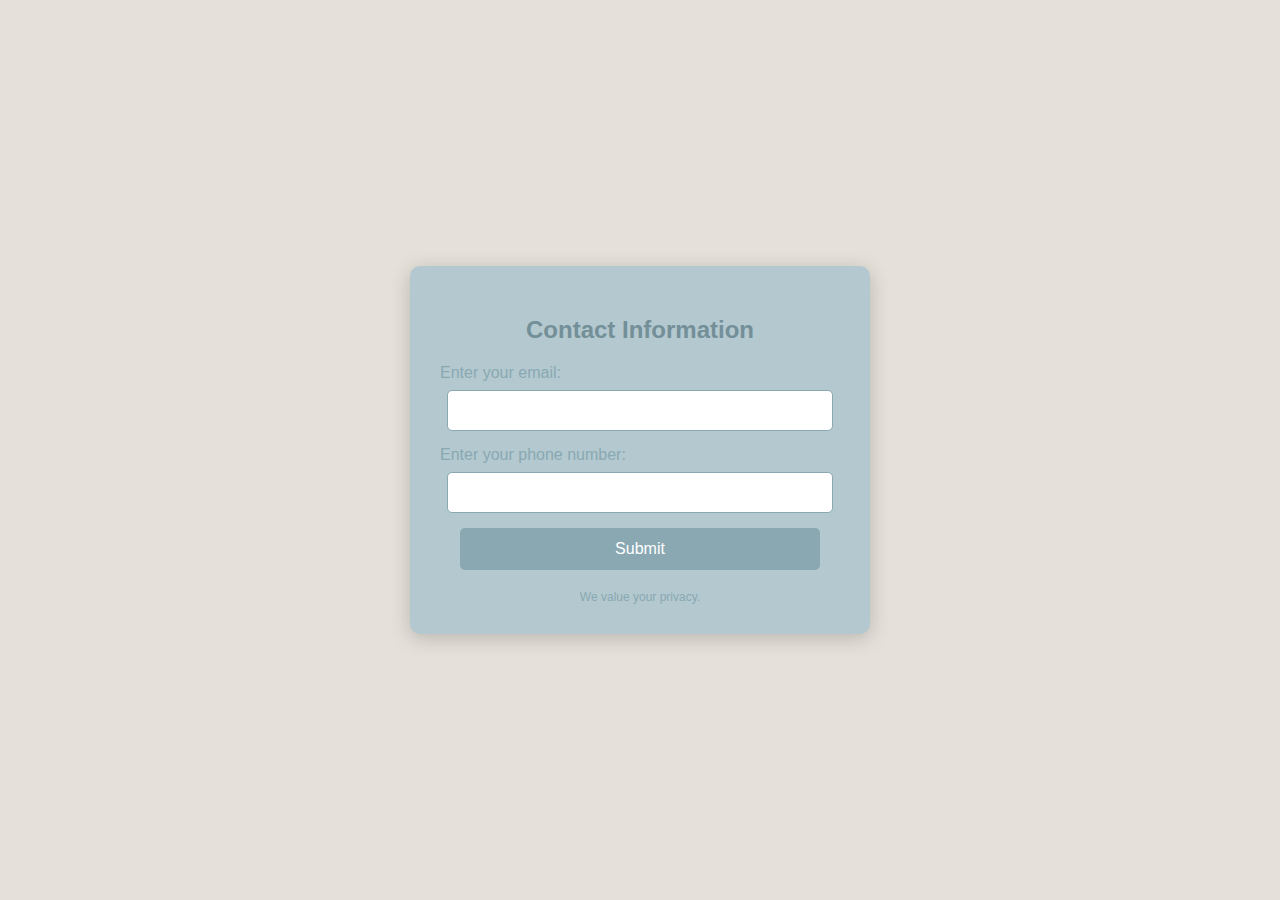
<file: forgotPass.html>
<!DOCTYPE html>
<html lang="en">
<head>
    <meta charset="UTF-8">
    <meta name="viewport" content="width=device-width, initial-scale=1.0">
    <title>Contact Information Form</title>
    <style>
        body {
            font-family: Arial, sans-serif;
            background-color: #E5E1DA; /* Light background color */
            margin: 0;
            padding: 0;
            display: flex;
            justify-content: center;
            align-items: center;
            height: 100vh; /* Full viewport height */
        }
        .container {
            max-width: 400px;
            width: 100%;
            background: #B3C8CF; /* Medium background color for the form */
            padding: 30px;
            border-radius: 10px;
            box-shadow: 0 4px 20px rgba(0, 0, 0, 0.2);
            text-align: center; /* Center text */
        }
        h2 {
            color: #738f98; /* Darker color for the heading */
            margin-bottom: 20px;
        }
        form {
            display: flex;
            flex-direction: column; /* Stack elements vertically */
            align-items: center; /* Center elements horizontally */
        }
        label {
            display: block;
            margin-bottom: 8px;
            color: #89A8B2; /* Darker color for labels */
            text-align: left; /* Align labels to the left */
            width: 100%; /* Make labels full width */
        }
        input[type="email"],
        input[type="tel"] {
            width: 90%; /* Set input width */
            padding: 12px;
            margin-bottom: 15px;
            border: 1px solid #89A8B2; /* Border color */
            border-radius: 5px;
            transition: border-color 0.3s;
        }
        input[type="email"]:focus,
        input[type="tel"]:focus {
            border-color: #B3C8CF; /* Change border color on focus */
            outline: none; /* Remove default outline */
        }
        input[type="submit"] {
            background-color: #89A8B2; /* Button background color */
            color: white;
            border: none;
            padding: 12px;
            border-radius: 5px;
            cursor: pointer;
            width: 90%; /* Set button width */
            font-size: 16px;
            transition: background-color 0.3s;
        }
        input[type="submit"]:hover {
            background-color: #90a2a9; /* Button hover color */
        }
        .footer {
            margin-top: 20px;
            font-size: 12px;
            color: #89A8B2; /* Footer text color */
        }
    </style>
</head>
<body>

<div class="container">
    <h2>Contact Information</h2>
    <form>
        <label for="email">Enter your email:</label>
        <input type="email" id="email" name="email" required>

        <label for="phone">Enter your phone number:</label>
        <input type="tel" id="phone" name="phone" required>

        <input type="submit" value="Submit">
    </form>
    <div class="footer">We value your privacy.</div>
</div>

</body>
<script src="./js/signup.js"></script>
</html>
</file>
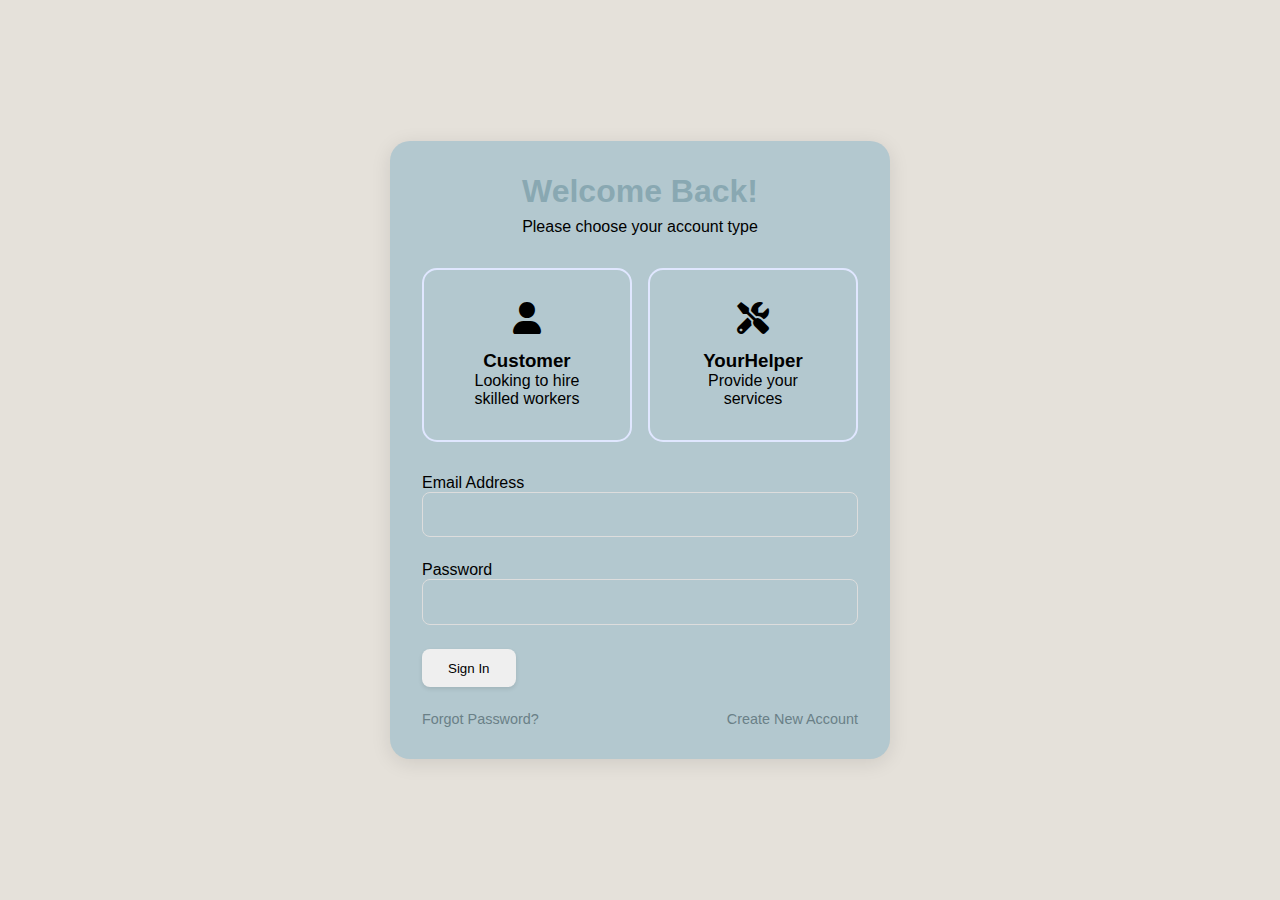
<file: login.html>
<!DOCTYPE html>
<html lang="en">
<head>
    <meta charset="UTF-8">
    <meta name="viewport" content="width=device-width, initial-scale=1.0">
    <title>YourHelpers - Login</title>
    <link rel="stylesheet" href="css/style.css">
    <link rel="stylesheet" href="https://cdnjs.cloudflare.com/ajax/libs/font-awesome/6.0.0/css/all.min.css">
</head>
<body class="login-page">
    <div class="login-container">
        <div class="login-header">
            <h1>Welcome Back!</h1>
            <p>Please choose your account type</p>
        </div>

        <div class="user-type-selector">
            <div class="user-card" data-type="customer">
                <i class="fas fa-user"></i>
                <h3>Customer</h3>
                <p>Looking to hire skilled workers</p>
            </div>
            
            <div class="user-card" data-type="labour">
                <i class="fas fa-tools"></i>
                <h3>YourHelper</h3>
                <p>Provide your services</p>
            </div>
        </div>

        <form class="login-form" id="loginForm">
            <input type="hidden" id="userType" name="userType" value="customer">
            
            <div class="form-group">
                <label>Email Address</label>
                <input type="email" name="email" required>
            </div>

            <div class="form-group">
                <label>Password</label>
                <input type="password" name="password" required>
            </div>

            <button type="submit" class="btn primary-btn">Sign In</button>

            <div class="login-links">
                <a href="forgotPass.html">Forgot Password?</a>
                <a href="signup.html">Create New Account</a>
            </div>
        </form>
    </div>

    <script src="js/script.js"></script>
</body>
</html>
</file>
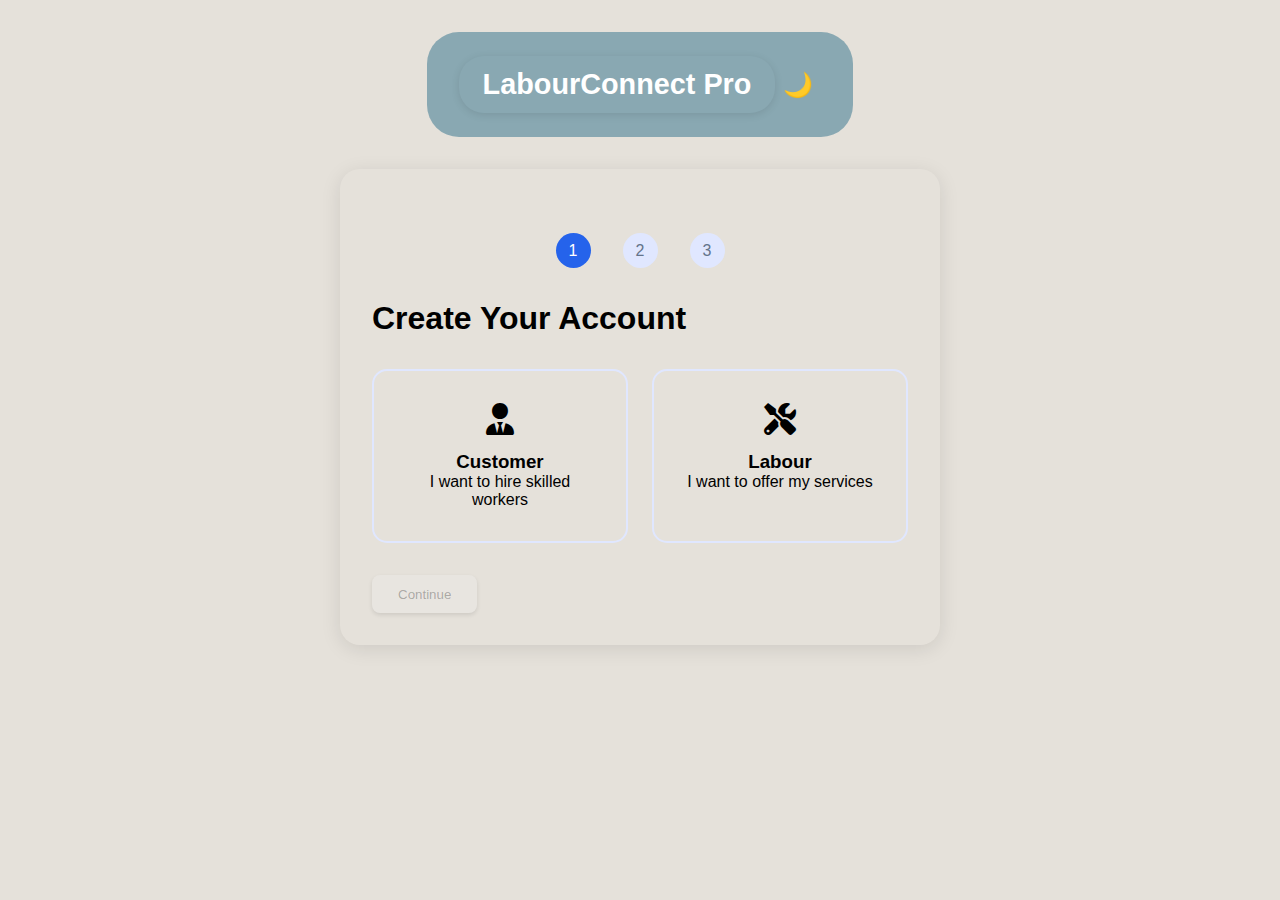
<file: signup.html>
<!DOCTYPE html>
<html lang="en">
<head>
    <meta charset="UTF-8">
    <meta name="viewport" content="width=device-width, initial-scale=1.0">
    <title>Sign Up - LabourConnect Pro</title>
    <link rel="stylesheet" href="css/style.css">
    <link rel="stylesheet" href="https://cdnjs.cloudflare.com/ajax/libs/font-awesome/6.0.0/css/all.min.css">
</head>
<body class="signup-flow">
    <header class="as-header">
        <nav class="nav-container">
            <div class="logo">LabourConnect Pro</div>
            <div class="nav-right">
                <button id="themeToggle" class="theme-toggle">🌙</button>
            </div>
        </nav>
    </header>

    <div class="signup-container">
        <!-- Progress Indicator -->
        <div class="progress-bar">
            <div class="progress-step active" data-step="1">1</div>
            <div class="progress-step" data-step="2">2</div>
            <div class="progress-step" data-step="3">3</div>
        </div>

        <!-- Step 1: Account Type -->
        <div class="step active" data-step="1">
            <h1>Create Your Account</h1>
            <div class="user-type-grid">
                <div class="user-card" data-type="customer">
                    <i class="fas fa-user-tie"></i>
                    <h3>Customer</h3>
                    <p>I want to hire skilled workers</p>
                </div>
                <div class="user-card" data-type="labour">
                    <i class="fas fa-tools"></i>
                    <h3>Labour</h3>
                    <p>I want to offer my services</p>
                </div>
            </div>
            <button class="btn primary-btn next-step" disabled>Continue</button>
        </div>

        <!-- Step 2: Basic Information -->
        <div class="step" data-step="2">
            <h1>Personal Details</h1>
            <form class="signup-form">
                <div class="form-grid">
                    <div class="form-group">
                        <label>Full Name</label>
                        <input type="text" name="fullname" required>
                    </div>
                    <div class="form-group">
                        <label>Email Address</label>
                        <input type="email" name="email" required>
                    </div>
                    <div class="form-group">
                        <label>Age</label>
                        <input type="number" name="age" min="18" required>
                    </div>
                    <div class="form-group">
                        <label>Gender</label>
                        <select name="gender" required>
                            <option value="">Select</option>
                            <option value="male">Male</option>
                            <option value="female">Female</option>
                            <option value="other">Other</option>
                        </select>
                    </div>
                </div>
                <div class="form-actions">
                    <button type="button" class="btn back-btn">Back</button>
                    <button type="button" class="btn primary-btn next-step">Next</button>
                </div>
            </form>
        </div>

        <!-- Step 3: Role-Specific Information -->
        <div class="step" data-step="3">
            <h1>Complete Your Profile</h1>
            <form class="signup-form">
                <!-- Customer Fields -->
                <div class="role-fields customer-fields">
                    <div class="input-group">
                        <select name="payment_method">
                            <option value=""></option>
                            <option>Credit/Debit Card</option>
                            <option>UPI</option>
                            <option>Cash</option>
                        </select>
                        <label>Preferred Payment Method</label>
                    </div>
        
                    <div class="input-group">
                        <input type="text" name="location" required placeholder=" ">
                        <label>Primary Location</label>
                    </div>
                </div>
        
                <!-- Labour Fields -->
                <div class="role-fields labour-fields">
                    <div class="input-group">
                        <input type="text" name="skill" required placeholder=" ">
                        <label>Primary Skill</label>
                    </div>
        
                    <div class="input-group">
                        <input type="number" name="experience" min="0" required placeholder=" ">
                        <label>Years of Experience</label>
                    </div>
        
                    <div class="input-group file-input">
                        <input type="file" name="certifications" accept=".pdf">
                        <label class="file-label">
                            <i class="fas fa-upload"></i>
                            <span>Upload Certifications (PDF only)</span>
                        </label>
                    </div>
                </div>
        
                <div class="input-group">
                    <input type="password" name="password" required placeholder=" ">
                    <label>Create Password</label>
                </div>

                <div class="form-actions">
                    <button type="button" class="btn back-btn">Back</button>
                    <button type="submit" class="btn primary-btn">Complete Sign Up</button>
                </div>
            </form>
        </div>
    </div>

    <script src="js/signup.js"></script>
    <script src="js/script.js"></script>

    <!-- Theme Toggle Script same as previous -->
    <script src="js/script.js"></script>

</body>
</html>
</file>
<file: css/style.css>
/* style.css */
* {
    margin: 0;
    padding: 0;
    box-sizing: border-box;
    font-family: 'Segoe UI', Tahoma, Geneva, Verdana, sans-serif;
}



.dark-theme {
    --text-color: #e5e7eb;
    --background-color: #111827;
    --card-bg: #1f2937;
}

body {
    background-color: #E5E1DA;
    color: var(--text-color);
    transition: background-color 0.3s ease;
}

.header {
    background-color: #89A8B2;
    box-shadow: 0 2px 10px rgba(0,0,0,0.1);
    margin-bottom: 2rem;
}
.as-header {
    border-radius: 2rem;
    background-color: #89A8B2;
    /* box-shadow: 0 2px 10px rgba(0,0,0,0.1); */
    margin-bottom: 2rem;
}

.nav-container {
    display: flex;
    justify-content: space-between;
    align-items: center;
    max-width: 1200px;
    margin: 0 auto;
    padding: 1.5rem 2rem;
}

header .nav-container .logo{
    font-family: "Atkinson Hyperlegible Mono", sans-serif;
    font-size: 1.8rem;
    font-weight: 700;
    background-color: #89A8B2;
    color: white;
}


.nav-right {
    display: flex;
    align-items: center;
    gap: 1.5rem;
}

/* Updated Auth Buttons with Fixed Colors */
.auth-buttons {
    display: flex;
    gap: 1rem;
    align-items: center;
}

.btn {
    padding: 0.6rem 1.5rem;
    border-radius: 8px;
    text-decoration: none;
    font-weight: 500;
    transition: all 0.3s ease;
    display: inline-flex;
    align-items: center;
    justify-content: center;
    border: 2px solid transparent;
    box-shadow: 0 2px 4px rgba(0,0,0,0.1);
}

/* Light Theme Header Buttons */
.header .login-btn {
    background-color: transparent;
    border-color: rgba(255, 255, 255, 0.7);
    color: white;
}

.header .login-btn:hover {
    background-color: rgba(255, 255, 255, 0.1);
    border-color: white;
}

.header .signup-btn {
    background-color: white;
    color:#89A8B2;
    border-color: white;
}

.header .signup-btn:hover {
    background-color: #e0f2fe;
    color: #79949d;
}

.theme-toggle {
    background: none;
    border: none;
    font-size: 1.5rem;
    cursor: pointer;
    color: white;
    padding: 0.5rem;
    border-radius: 50%;
    transition: background-color 0.3s ease;
}

.theme-toggle:hover {
    background-color: rgba(255,255,255,0.1);
}

/* Dark Theme Adjustments */
.dark-theme .header .login-btn {
    border-color: rgba(255, 255, 255, 0.3);
    color: var(--text-color);
}

.dark-theme .header .login-btn:hover {
    border-color: var(--text-color);
    background-color: rgba(255, 255, 255, 0.05);
}

.dark-theme .header .signup-btn {
    background-color: var(--text-color);
    color: var(--background-color);
    border-color: var(--text-color);
}

.dark-theme .header .signup-btn:hover {
    background-color: #89A8B2;
    color: white;
}

/* Rest of the CSS remains same */
.search-container {
    max-width: 800px;
    margin: 3rem auto;
    padding: 0 1rem;
}

.search-wrapper {
    position: relative;
    display: flex;
    align-items: center;
}

.search-bar {
    width: 100%;
    padding: 1.2rem 2rem;
    border: 2px solid #89A8B2;
    border-radius: 30px;
    font-size: 1rem;
    outline: none;
    box-shadow: 0 4px 6px rgba(0,0,0,0.05);
    transition: all 0.3s ease;
    background-color: var(--card-bg);
    color: var(--text-color);
}

.search-bar:focus {
    box-shadow: 0 4px 12px #89A8B2;
}

.search-btn {
    position: absolute;
    right: 1.5rem;
    background: none;
    border: none;
    font-size: 1.2rem;
    color: #89A8B2;
    cursor: pointer;
}

.filters {
    max-width: 1200px;
    margin: 2rem auto;
    padding: 0 1rem;
    display: flex;
    gap: 1rem;
}

.filter-dropdown {
    padding: 0.8rem 1.2rem;
    border: 1px solid #374151;
    border-radius: 8px;
    background-color: var(--card-bg);
    color: var(--text-color);
    cursor: pointer;
}

.labour-profiles {
    max-width: 1200px;
    margin: 2rem auto;
    padding: 0 1rem;
    display: grid;
    grid-template-columns: repeat(auto-fill, minmax(280px, 1fr));
    gap: 2rem;
}

.profile-card {
    background: #B3C8CF;
    border-radius: 15px;
    padding: 1.5rem;
    box-shadow: 0 4px 6px rgba(0,0,0,0.05);
    transition: transform 0.3s ease, box-shadow 0.3s ease;
}

.profile-card:hover {
    transform: translateY(-5px);
    box-shadow: 0 8px 15px rgba(0,0,0,0.1);
}

.profile-image {
    width: 100px;
    height: 100px;
    border-radius: 50%;
    margin: 0 auto 1rem;
    display: block;
    object-fit: cover;
}

.rating {
    color: #f59e0b;
    margin: 0.5rem 0;
}

.experience {
    color: #4b5563;
    font-size: 0.9rem;
}

.hire-btn {
    display: block;
    width: 100%;
    padding: 0.8rem;
    margin-top: 1rem;
    background-color: #89A8B2;
    color: white;
    border: none;
    border-radius: 8px;
    cursor: pointer;
    transition: background-color 0.3s ease;
}

.hire-btn:hover {
    background-color: #89A8B2;
}

.hire-panel {
    position: fixed;
    top: 0;
    right: -100%;
    width: 400px;
    height: 100vh;
    background: #E5E1DA;
    box-shadow: -2px 0 20px rgba(0,0,0,0.1);
    transition: all 0.4s cubic-bezier(0.4, 0, 0.2, 1);
    z-index: 1000;
    padding: 1.5rem;
    overflow-y: auto;
}

.hire-panel.active {
    right: 0;
}

/* Mobile Responsive */
@media (max-width: 768px) {
    .hire-panel {
        width: 90%;
        right: -90%;
    }
}

.panel-header {
    display: flex;
    justify-content: space-between;
    align-items: center;
    margin-bottom: 1.5rem;
    padding-bottom: 1rem;
    border-bottom: 1px solid #eee;
}

.close-btn {
    background: none;
    border: none;
    font-size: 2rem;
    cursor: pointer;
    color: #666;
}

.labour-info {
    text-align: center;
    margin-bottom: 2rem;
}

.panel-profile {
    width: 80px;
    height: 80px;
    border-radius: 50%;
    margin: 0 auto 1rem;
}

.hire-form .form-group {
    margin-bottom: 1.5rem;
}

.hire-form label {
    display: block;
    margin-bottom: 0.5rem;
    color: #333;
}

.hire-form input,
.hire-form textarea,
.hire-form select {
    width: 100%;
    padding: 0.8rem;
    border: 1px solid #ddd;
    border-radius: 8px;
    font-size: 1rem;
}

.confirm-hire-btn {
    width: 100%;
    padding: 1rem;
    background-color: #89A8B2;
    color: white;
    border: none;
    border-radius: 8px;
    cursor: pointer;
    margin-top: 1rem;
}

/* Overlay */
.overlay {
    position: fixed;
    top: 0;
    left: 0;
    right: 0;
    bottom: 0;
    background: rgba(0,0,0,0.5);
    display: none;
    z-index: 999;
}

.overlay.active {
    display: block;
}

/* Dark Theme */
.dark-theme .hire-panel {
    background: #1f2937;
    color: white;
}

.dark-theme .hire-form label {
    color: #e5e7eb;
}

.dark-theme .hire-form input,
.dark-theme .hire-form textarea,
.dark-theme .hire-form select {
    background-color: #374151;
    border-color: #4b5563;
    color: white;
}


/* Enhanced Panel Styles */
.panel-content {
    display: flex;
    flex-direction: column;
    gap: 1.5rem;
}

.labour-info {
    display: flex;
    gap: 1rem;
    align-items: center;
    margin-bottom: 1.5rem;
}

.panel-profile {
    width: 80px;
    height: 80px;
    border-radius: 50%;
    object-fit: cover;
}

.profile-meta {
    flex: 1;
}

.profile-btn {
    background: #89A8B2;
    color: white;
    border: none;
    padding: 0.5rem 1rem;
    border-radius: 8px;
    cursor: pointer;
    margin-top: 0.5rem;
}

.work-gallery h4,
.details-section h4 {
    margin-bottom: 1rem;
    color: #89A8B2;
}

.gallery-grid {
    display: grid;
    grid-template-columns: repeat(3, 1fr);
    gap: 0.5rem;
    margin-bottom: 1.5rem;
}

.gallery-grid img {
    width: 100%;
    height: 80px;
    object-fit: cover;
    border-radius: 8px;
}

.details-section {
    display: grid;
    gap: 1.5rem;
}

.skill-meter {
    height: 8px;
    background: white;
    border-radius: 4px;
    margin: 1rem 0;
}

.skill-progress {
    width: 80%;
    height: 100%;
    background: #89A8B2;
    border-radius: 4px;
}

.reviews-list {
    display: flex;
    flex-direction: column;
    gap: 1rem;
}

.review-item {
    background: var(--card-bg);
    padding: 1rem;
    border-radius: 8px;
    box-shadow: 0 2px 4px rgba(0,0,0,0.05);
}

.review-header {
    display: flex;
    justify-content: space-between;
    margin-bottom: 0.5rem;
}

.rating-badge {
    background: #f59e0b;
    color: white;
    padding: 0.2rem 0.5rem;
    border-radius: 4px;
    font-size: 0.9rem;
}

.price-slider {
    position: relative;
    margin: 1rem 0;
}

#priceValue {
    position: absolute;
    right: 0;
    top: -25px;
    background: #89A8B2;
    color: white;
    padding: 0.2rem 0.5rem;
    border-radius: 4px;
}

input[type="range"] {
    width: 100%;
    height: 5px;
    background: #ddd;
    border-radius: 5px;
    outline: none;
}

/* Dark Theme Adjustments */
.dark-theme .skill-meter {
    background: #374151;
}

.dark-theme .review-item {
    background: #374151;
}

.dark-theme input[type="range"] {
    background: #4b5563;
}


/* Login Page Styles */
.login-page {
    display: flex;
    justify-content: center;
    align-items: center;
    min-height: 100vh;
    background-color: #E5E1DA;
}

.login-container {
    background: #B3C8CF;
    padding: 2rem;
    border-radius: 20px;
    box-shadow: 0 4px 20px rgba(0,0,0,0.1);
    width: 100%;
    max-width: 500px;
    margin: 1rem;
}

.login-header {
    text-align: center;
    margin-bottom: 2rem;
}

.login-header h1 {
    color: #89A8B2;
    margin-bottom: 0.5rem;
}

.user-type-selector {
    display: grid;
    grid-template-columns: 1fr 1fr;
    gap: 1rem;
    margin-bottom: 2rem;
}

.user-card {
    padding: 1.5rem;
    border: 2px solid #e0e7ff;
    border-radius: 15px;
    text-align: center;
    cursor: pointer;
    transition: all 0.3s ease;
}

.user-card:hover {
    transform: translateY(-3px);
    border-color: #89A8B2;
}

.user-card.active {
    border-color: #89A8B2;
    background: #e0f2fe;
}

.user-card i {
    font-size: 2rem;
    color: var(--primary-color);
    margin-bottom: 1rem;
}

.login-form .form-group {
    margin-bottom: 1.5rem;
}

.login-form input {
    width: 100%;
    padding: 0.8rem;
    border: 1px solid #ddd;
    border-radius: 8px;
    font-size: 1rem;
    background-color: var(--card-bg);
    color: var(--text-color);
}

.login-links {
    margin-top: 1.5rem;
    display: flex;
    justify-content: space-between;
}

.login-links a {
    color: #6a8087;
    text-decoration: none;
    font-size: 0.9rem;
}

/* Dark Theme Adjustments */
.dark-theme .user-card {
    border-color: #374151;
}

.dark-theme .user-card.active {
    background: #1e3a8a;
    border-color: var(--primary-color);
}

@media (max-width: 480px) {
    .user-type-selector {
        grid-template-columns: 1fr;
    }
}

/* Signup Process Styles */
.signup-flow {
    display: flex;
    flex-direction: column;
    align-items: center;
    min-height: 100vh;
    padding: 2rem;
}

.progress-bar {
    display: flex;
    gap: 2rem;
    margin: 2rem 0;
    justify-content: center;
}

.progress-step {
    width: 35px;
    height: 35px;
    border-radius: 50%;
    background: #e0e7ff;
    display: flex;
    align-items: center;
    justify-content: center;
    color: #64748b;
}

.progress-step.active {
    background: #2563eb;
    color: white;
}

.signup-container {
    background: var(--card-bg);
    padding: 2rem;
    border-radius: 20px;
    box-shadow: 0 4px 20px rgba(0,0,0,0.1);
    width: 100%;
    max-width: 600px;
}

.user-type-grid {
    display: grid;
    grid-template-columns: repeat(auto-fit, minmax(200px, 1fr));
    gap: 1.5rem;
    margin: 2rem 0;
}

.user-card {
    padding: 2rem;
    border: 2px solid #e0e7ff;
    border-radius: 15px;
    text-align: center;
    text-decoration: none;
    color: inherit;
    transition: all 0.3s ease;
}

.user-card:hover {
    border-color: var(--primary-color);
    transform: translateY(-5px);
}

.form-grid {
    display: grid;
    grid-template-columns: repeat(2, 1fr);
    gap: 1rem;
}

.form-actions {
    display: flex;
    justify-content: space-between;
    margin-top: 2rem;
}

.role-specific {
    display: none;
}

.role-specific.active {
    display: block;
}

/* Add these dark theme overrides */
.dark-theme .signup-container {
    background: #1f2937;
    color: #e5e7eb;
}

.dark-theme .user-card {
    border-color: #374151;
    background: #1f2937;
}

.dark-theme .user-card:hover {
    border-color: #3b82f6;
}

.dark-theme .progress-step {
    background: #374151;
    color: #9ca3af;
}

.dark-theme .progress-step.active {
    background: #3b82f6;
    color: white;
}

.dark-theme input,
.dark-theme select,
.dark-theme textarea {
    background: #374151;
    border-color: #4b5563;
    color: white;
}

.dark-theme .form-actions .back-btn {
    color: #3b82f6;
    border-color: #3b82f6;
}

.dark-theme .login-link a {
    color: #3b82f6;
}

/* Update existing signup styles */
.signup-container {
    background: var(--card-bg);
    color: var(--text-color);
}

.user-card {
    border: 2px solid var(--border-color, #e0e7ff);
    background: var(--card-bg);
}

.progress-step {
    background: var(--progress-bg, #e0e7ff);
    color: var(--progress-color, #64748b);
}

/* Add CSS variables to :root */
:root {
    --border-color: #e0e7ff;
    --progress-bg: #e0e7ff;
    --progress-color: #64748b;
}

.dark-theme {
    --border-color: #374151;
    --progress-bg: #374151;
    --progress-color: #9ca3af;
}

/* Multi-step Form Styles */
.step {
    display: none;
}

.step.active {
    display: block;
    animation: fadeIn 0.3s ease;
}

@keyframes fadeIn {
    from { opacity: 0; transform: translateY(20px); }
    to { opacity: 1; transform: translateY(0); }
}

.role-fields {
    display: none;
}

.role-fields.active {
    display: block;
}

.user-type-grid {
    display: grid;
    gap: 1.5rem;
    margin: 2rem 0;
}

.user-card {
    padding: 2rem;
    border: 2px solid var(--border-color);
    border-radius: 15px;
    cursor: pointer;
    transition: all 0.3s ease;
}

.user-card.selected {
    border-color: var(--primary-color);
    background: rgba(37, 99, 235, 0.1);
}

.form-actions {
    display: flex;
    justify-content: space-between;
    margin-top: 2rem;
    gap: 1rem;
}

/* Dark Theme Adjustments */
.dark-theme .user-card {
    background: var(--card-bg);
}

.dark-theme .user-card.selected {
    background: rgba(37, 99, 235, 0.2);
}


/* Add these new styles */
.input-group {
    position: relative;
    margin-bottom: 1.5rem;
}

.input-group label {
    position: absolute;
    left: 1rem;
    top: 50%;
    transform: translateY(-50%);
    color: #64748b;
    transition: all 0.3s ease;
    pointer-events: none;
    background: var(--input-bg);
    padding: 0 0.5rem;
}

.input-group input:focus ~ label,
.input-group input:not(:placeholder-shown) ~ label,
.input-group select:valid ~ label,
.input-group textarea:valid ~ label {
    top: 0;
    font-size: 0.8rem;
    color: var(--primary-color);
}

.input-group input,
.input-group select,
.input-group textarea {
    width: 100%;
    padding: 1rem;
    border: 2px solid var(--input-border);
    border-radius: 8px;
    background: var(--input-bg);
    color: var(--text-color);
    transition: all 0.3s ease;
}

.input-group input:focus,
.input-group select:focus,
.input-group textarea:focus {
    border-color: var(--primary-color);
    box-shadow: 0 0 0 3px rgba(37, 99, 235, 0.1);
}

.input-group::after {
    content: '';
    position: absolute;
    right: 1rem;
    top: 50%;
    transform: translateY(-50%);
    color: var(--text-color);
}

.input-group select {
    appearance: none;
    -webkit-appearance: none;
}

/* Dark theme fixes */
.dark-theme .input-group label {
    background: #1f2937;
}

.dark-theme .input-group input:focus ~ label {
    color: #3b82f6;
}

.dark-theme .input-group::after {
    color: #e5e7eb;
}

/* Add to existing dark theme styles */
.dark-theme {
    --input-bg: #1f2937;
    --input-border: #374151;
}

.file-input input {
    opacity: 0;
    position: absolute;
    width: 1px;
    height: 1px;
}

.file-label {
    display: flex;
    align-items: center;
    gap: 0.5rem;
    padding: 1rem;
    border: 2px dashed var(--input-border);
    border-radius: 8px;
    cursor: pointer;
    transition: all 0.3s ease;
}

.file-label:hover {
    border-color: var(--primary-color);
    background: rgba(37, 99, 235, 0.05);
}

.file-label i {
    color: var(--primary-color);
}

.dark-theme .file-label {
    border-color: #374151;
}

.logo {
    font-size: 1.8rem;
    font-weight: 700;
    color: white;
    /* New rounded material style */
    background: #89A8B2;
    padding: 12px 24px;
    border-radius: 25px;
    box-shadow: 0 2px 8px rgba(0,0,0,0.1);
    transition: all 0.3s ease;
    /* Material design elevation */
    position: relative;
    overflow: hidden;
}

.logo::before {
    content: '';
    position: absolute;
    top: 0;
    left: 0;
    right: 0;
    bottom: 0;
    background: rgba(255,255,255,0.1);
    opacity: 0;
    transition: opacity 0.3s ease;
}

.logo:hover {
    transform: translateY(-2px);
    box-shadow: 0 4px 12px rgba(0,0,0,0.15);
}

.logo:hover::before {
    opacity: 1;
}

/* Dark theme adjustment */
.dark-theme .logo {
    background: var(--secondary-color);
    box-shadow: 0 2px 8px rgba(0,0,0,0.3);
}

.logo {
    position: relative;
    overflow: hidden;
}

.logo::after {
    content: '';
    position: absolute;
    width: 100%;
    height: 100%;
    top: 0;
    left: 0;
    background: radial-gradient(circle at center, rgba(255,255,255,0.2) 0%, transparent 70%);
    opacity: 0;
    transition: opacity 0.3s ease;
}

.logo:hover::after {
    opacity: 1;
}

.profile-page {
    min-height: 100vh;
    background-color: var(--background-color);
    padding: 3rem 1rem;
}

.profile-container {
    max-width: 1000px;
    margin: 0 auto;
    background: var(--card-bg);
    border-radius: 20px;
    box-shadow: 0 4px 20px rgba(0,0,0,0.1);
    overflow: hidden;
}

.profile-header {
    display: flex;
    align-items: center;
    padding: 2rem;
    border-bottom: 1px solid var(--input-border);
    background: var(--card-bg);
}

.profile-image-large {
    width: 150px;
    height: 150px;
    border-radius: 50%;
    object-fit: cover;
    margin-right: 2rem;
}

.profile-meta {
    flex: 1;
}

.profile-meta h1 {
    margin-bottom: 0.5rem;
    color: var(--text-color);
}

.profile-stats {
    display: flex;
    gap: 2rem;
    margin: 1rem 0;
}

.profile-details {
    padding: 2rem;
}

.skills-list {
    display: grid;
    gap: 1rem;
}

.skill-item {
    display: flex;
    flex-direction: column;
    gap: 0.5rem;
}

.skill-item span {
    font-weight: 500;
}

/* Dark Theme Adjustments */
.dark-theme .profile-container {
    background: #1f2937;
}

@media (max-width: 768px) {
    .profile-header {
        flex-direction: column;
        text-align: center;
    }

    .profile-image-large {
        margin-right: 0;
        margin-bottom: 1rem;
    }

    .profile-stats {
        flex-direction: column;
        gap: 0.5rem;
    }
}

/* Ensure the filters container supports wrapping tags */
.filters {
    max-width: 1200px;
    margin: 2rem auto;
    padding: 0 1rem;
    display: flex;
    flex-wrap: wrap; /* Allow tags to wrap to the next line */
    gap: 0.5rem; /* Space between tags */
    justify-content: center; /* Center the tags */
}

/* Style for each tag */
.tag {
    padding: 0.5rem 1rem;
    border: 1px solid var(--primary-color);
    border-radius: 20px;
    cursor: pointer;
    transition: all 0.3s ease;
    background-color: var(--card-bg);
    color: var(--text-color);
    font-size: 1rem;
}

/* Active state for the selected tag */
.tag.active {
    background-color: var(--primary-color);
    color: white;
    border-color: var(--primary-color);
}

/* Hover effect for tags */
.tag:hover {
    background-color: var(--secondary-color);
    color: white;
}
</file>
